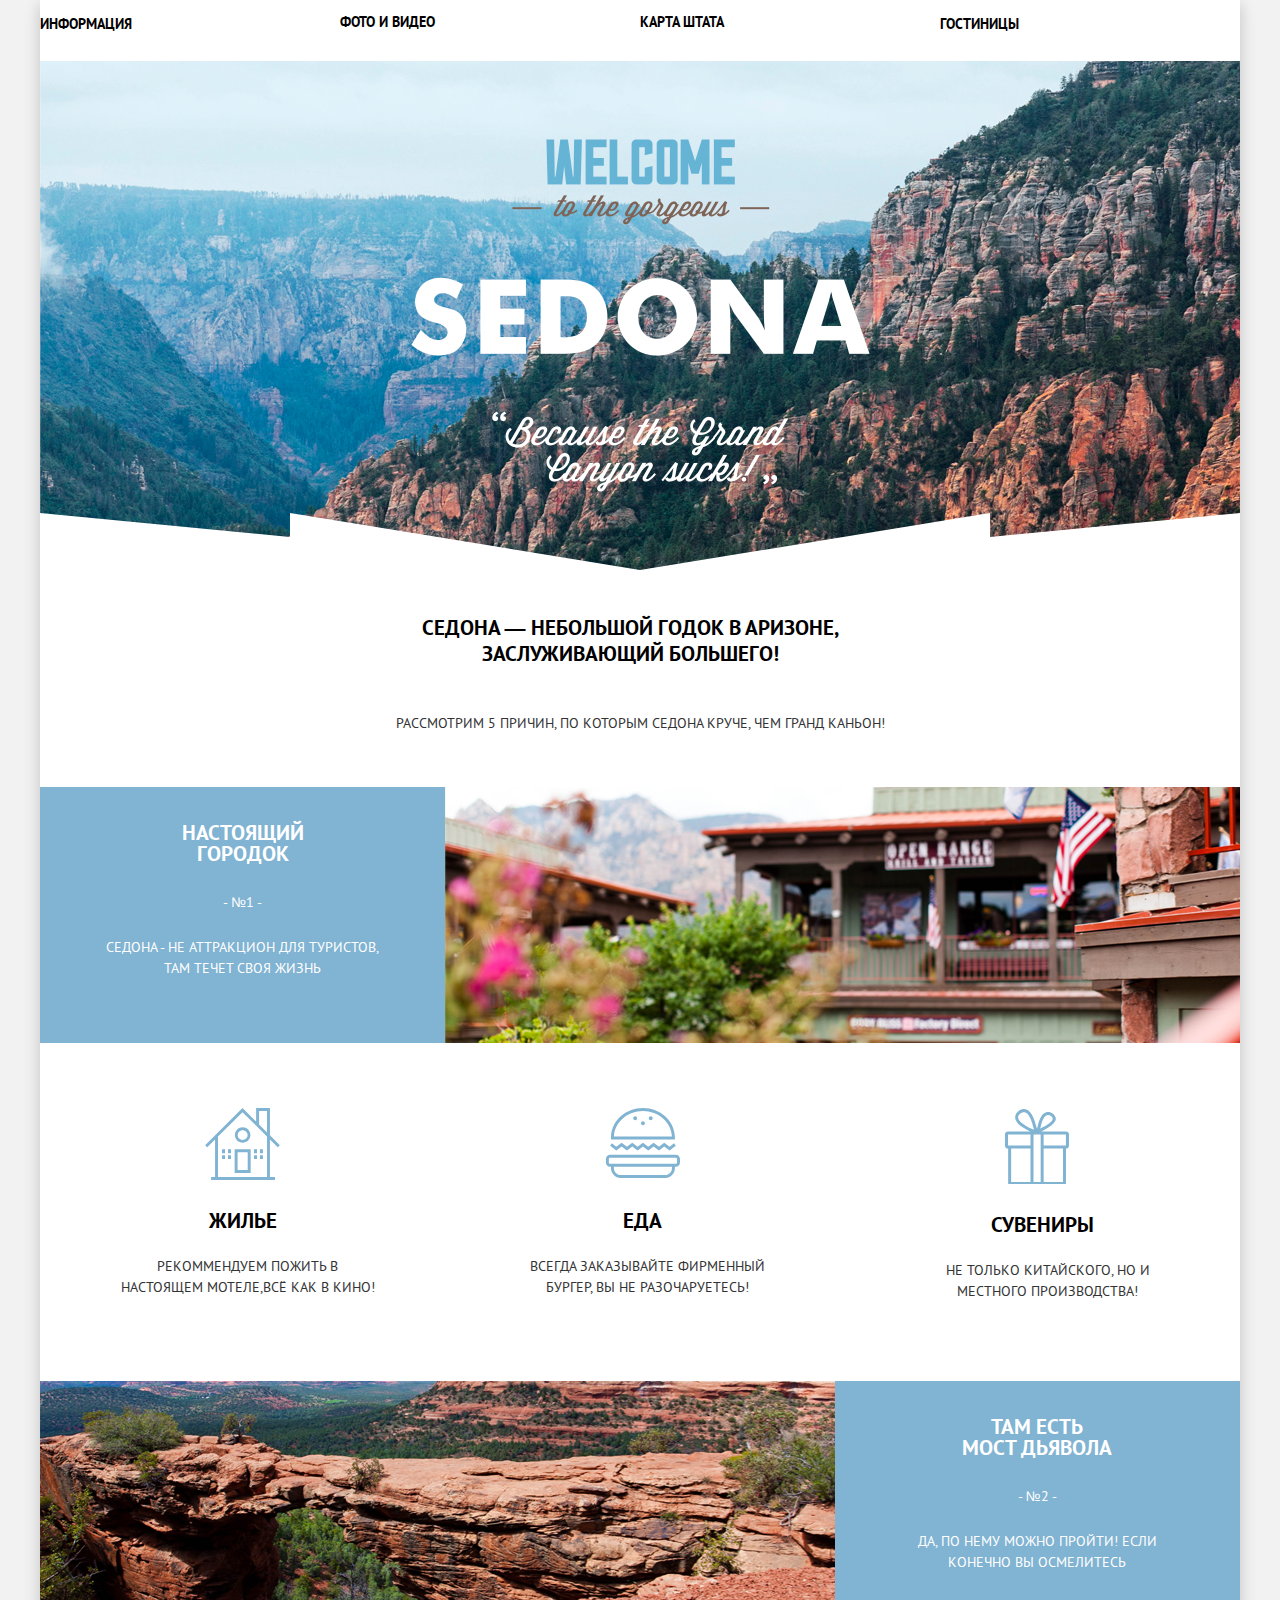
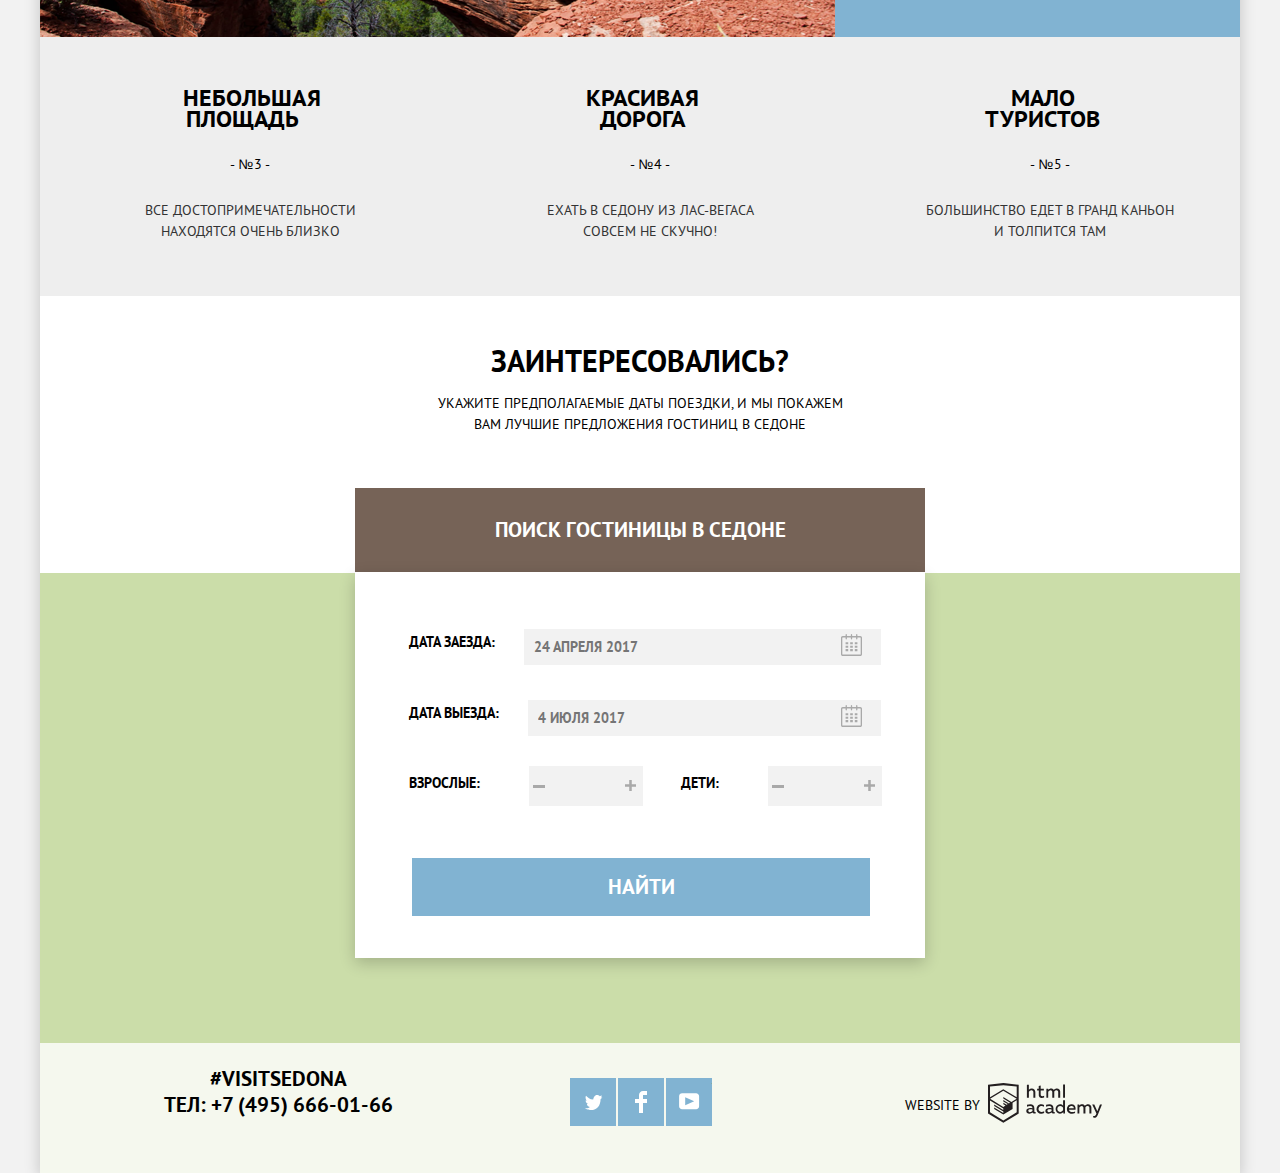
<file: index.html>
<!DOCTYPE html>
<html class="page" lang="ru">

<head>
  <meta charset="utf-8">
  <title>HTML Academy:Седона</title>
  <link rel="stylesheet" type="text/css" href="./css/normalize.css">
  <link rel="stylesheet" type="text/css" href="./css/style.css">
</head>

<body class="page_body">
  <header>
    <div class="site_navigation">
      <nav class="navigation">
        <a href="#" class="navigation_align_left">Информация</a>
        <a href="#" class="navigation_align_left">Фото и видео</a>
        <a href="#" class="navigation_align_right">Карта штата</a>
        <a href="searchforhotels.html" class="navigation_align_right">Гостиницы</a>
      </nav>
    <a href="index.html" class="logo"><img class="logo" src="./img/logo_sedona.svg" width="138" height="70" alt="На главную"></a>
    </div>
    <div class="header_index">
    </div>

  </header>
  <main>

    <section>
      <h1 class="title">Седона — небольшой годок в Аризоне,
        заслуживающий большего!</h1>
      <h2 class="invitation_title">Рассмотрим 5 причин, по которым Седона круче, чем Гранд Каньон!</h2>
    </section>
    <section class="main_reason_block_first">
      <div class="reason-text reason_blue">
        <h1 class="main_reason_title">Настоящий городок</h1>
        <p class="main_reason_number">- №1 -</p>
        <p class="main_reason_text">Седона - не аттракцион для туристов, там течет своя жизнь</p>
      </div>
      <div class="first_main_reason_picture"> </div>
    </section>
    <section class="advice">
      <div class="reason_housing_wrapper">
        <a href="#" class="reason">
          <h3 class="reason_housing">Жилье</h3>
        </a>
        <p class="reason_text">Рекоммендуем пожить в настоящем мотеле,всё как в кино!</p>
      </div>
      <div class="reason_food_wrapper">
        <a href="#" class="reason">
          <h3 class="reason_food">Еда</h3>
        </a>
        <p class="reason_text">Всегда заказывайте фирменный бургер, вы не разочаруетесь!</p>
      </div>
      <div class="reason_souvenirs_wrapper">
        <a href="#" class="reason">
          <h3 class="reason_souvenirs">Сувениры</h3>
        </a>
        <p class="reason_text">Не только китайского, но и местного производства!</p>
      </div>
    </section>
    <section class="main_reason_block_second">
      <div class="second_main_reason_picture"></div>
      <div class="reason-text reason_blue">
        <h1 class="main_reason_title">Там есть мост дьявола</h1>
        <p class="main_reason_number">- №2 -</p>
        <p class="main_reason_text">Да, по нему можно пройти! Если конечно Вы осмелитесь</p>
      </div>
    </section>
    <section class="advice_block_second">
      <div class="reason">
        <h2 class="reason_title">Небольшая площадь</h2>
        <span class="reason_text_number">- №3 -</span>
        <p class="reason_text">Все достопримечательности находятся очень близко</p>
      </div>
      <div class="reason">
        <h2 class="reason_title">Красивая дорога</h2>
        <span class="reason_text_number">- №4 -</span>
        <p class="reason_text">Ехать в Седону из Лас-Вегаса совсем не скучно!</p>
      </div>
      <div class="reason">
        <h2 class="reason_title">Мало туристов</h2>
        <span class="reason_text_number">- №5 -</span>
        <p class="reason_text">Большинство едет в Гранд Каньон и толпится там</p>
      </div>


    </section>
    <section>
      <div class="question_block">
        <h1 class="question">ЗАИНТЕРЕСОВАЛИСЬ?</h1>
        <p class="search_info">Укажите предполагаемые даты поездки,
          и мы покажем Вам лучшие предложения гостиниц в Седоне</p>
      </div>
      <div class="application_form">
        <button class="button_search">Поиск гостиницы в Седоне</button>
        <form class="form" action="#" method="get" onsubmit="event.preventDefault(); checkOnValid();">
          <fieldset>
            <div class="fieldset">
              <label for="checkin" class="search_form_label">Дата заезда:</label>
              <input class="search_form_input field" type="text" id="checkin" name="date" placeholder="24 апреля 2017">
              <button class="visually_hidden calendar" type="button">выбрать дату</button>
            </div>
          </fieldset>
          <fieldset>
            <div class="fieldset">
              <label for="checkout" class="search_form_label">Дата выезда:</label>
              <input class="search_form_input field" type="text" id="checkout" name="date" placeholder="4 июля 2017">
              <button class="visually_hidden calendar" type="button">выбрать дату</button>
            </div>
          </fieldset>
          <div class="search_form_label_guest">
            <fieldset>
              <div class="fieldset">
                <label for="adult" class="search_form_label">Взрослые:</label>
                <input type="number" min="1" max="5" step="1" id="adult" name="adult" class="form_number field">
                <button class="visually_hidden button_minus" type="button">-</button>
                <button class="visually_hidden button_plus" type="button">+</button>
              </div>
            </fieldset>
            <fieldset>
              <div class="fieldset">
                <label for="children" class="search_form_label">Дети:</label>
                <input type="number" min="1" max="5" step="1" id="children" name="children" class="form_number field">
                <button class="visually_hidden button_minus" type="button">-</button>
                <button class="visually_hidden button_plus" type="button">+</button>
              </div>
            </fieldset>
          </div>
          <input class="search_hotel_location" type="submit" value="Найти">
        </form>

      </div>
      <div class="map">
        <iframe
          src="https://www.google.com/maps/embed?pb=!1m18!1m12!1m3!1d52385.13565767074!2d-111.8301579277037!3d34.854443815395705!2m3!1f0!2f0!3f0!3m2!1i1024!2i768!4f13.1!3m3!1m2!1s0x872da132f942b00d%3A0x5548c523fa6c8efd!2z0KHQtdC00L7QvdCwLCDQkNGA0LjQt9C-0L3QsCA4NjMzNiwg0KHQqNCQ!5e0!3m2!1sru!2sru!4v1591102063934!5m2!1sru!2sru"
          width="1200" height="594" allowfullscreen="" aria-hidden="false" tabindex="0"></iframe>
      </div>
    </section>
  </main>
  <footer class="footer_index">

    <ul class="contacts">
      <li> #VISITSEDONA</li>
      <li><a href="tel:+74956660166">тел: +7 (495) 666-01-66</a></li>
    </ul>
    <div class="footer_social">
      <a href="#" class=" visually_hidden twitter">Twitter</a>
      <a href="#" class=" visually_hidden facebook">Facebook</a>
      <a href="#" class=" visually_hidden youtube">Youtube</a>
    </div>
    <a href="https://htmlacademy.ru/intensive/htmlcss" class="logo_academy">
      Website by
      <div class="logo_academy_img"> </div>
    </a>

  </footer>
</body>

</html>
</file>
<file: css/style.css>
.visually_hidden {
  text-indent: 100%;
  white-space: nowrap;
  overflow: hidden;
  margin: -1px;
}

@font-face {
  font-family: 'PTSans';
  src: url('../fonts/ptsans.woff2') format('woff2'),
    url('../fonts/ptsans.woff') format('woff');
  font-weight: normal;
  font-style: normal;
}

@font-face {
  font-family: 'PTSans';
  src: url('../fonts/ptsansbold.woff2') format('woff2'),
    url('../fonts/ptsansbold.woff') format('woff');
  font-weight: bold;
  font-style: normal;
}

:root {
  --base_color: #000000;
  --reason_color: #333333;
  --main_reason: #ffffff;
  --rating: #666666;
  --brown: #766357;
  --brown_hover: #604e43;
  --brown_active: #503e33;
  --blue: #81b3d2;
  --blue_active: #5496bd;
  --blue_hover: #669ec0;
  --rate_text_background: #f2f2f2;
  --background_for_advice_block_second: #EEEEEE;
  --form_stroke_hover: #EBEBEB;
  --border_hotels: #e5e5e5;
  --map_background: #cbdda9;
  --range_toogle: #ababab;
  --range_toggle_hover: #1c4f80;
  --main_reason_block_second_background: #e4a58f;
}

.page {
  height: 100%;
  background-color: var(--rate_text_background);
}

.page_body {
  font-family: "PTSans", Arial, sans-serif;
  line-height: 21px;
  text-transform: uppercase;
  background-color: var(--main_reason);
  box-shadow: 0px 5px 15px rgba(0, 1, 1, 0.2);
}

.page_body {
  width: 1200px;
  margin: 0 auto;
  min-height: 100%;
  display: grid;
  grid-template-rows: min-content 1fr min-content;
  align-content: center;
}

.main {
  padding-left: 50px;
  padding-right: 50px;
}

.header_index {
  display: flex;
  flex-direction: column;
  align-items: center;
}

a {
  text-decoration: none;
  color: var(--base_color);
}

.site_navigation {
  display: flex;
}

.navigation a {
  width: 100%;
  font-weight: bold;
  font-size: 14px;
  line-height: 26px;
  min-height: 50px;
}

.navigation_align_left {
  display: flex;
  flex-grow: 1;
  text-align: left;
}

.navigation_align_right {
  display: flex;
  flex-grow: 1;
  text-align: right;
}

.navigation_align_left:first-child {

  padding-top: 4px;
}

.navigation_align_left:last-child {
  padding-top: 4px;

}
.navigation_align_right:first-child {
padding-top: 4px;

}
.navigation_align_right:last-child  {
  padding-top: 4px;
}

.logo {
  position: absolute;
  left: 45%;
}

.navigation a:hover {
  color: var(--blue);
  cursor: pointer;
}

.navigation a:active {
  color: var(--base_color);
  opacity: 0.3;
}

.navigation a:focus {
  color: var(--brown);
}

.navigation {
  display: flex;
  margin-top: 7px;
  align-items: center;
  width: 100%;
}

.header_index {
  background-color: var(--main_reason);
}

.header_index {
  background-image: url("../img/backdrop_index.jpg");
  background-color: var(--blue);
  background-repeat: no-repeat;
  background-size: inherit;
  width: 100%;
  height: 509px;
}

.header_index::after {
  background: url("../img/white_arrows.svg");
  content: "";
  display: block;
  width: 100%;
  height: 280px;
  margin-top: 452px;
}

.title {
  font-weight: bold;
  font-size: 21px;
  line-height: 26px;
  text-align: center;
  width: 470px;
  padding-bottom: 28px;
  padding-right: 20px;
  margin: 45px auto 15px;
  width: 420px;
}

.invitation_title {
  font-size: 14px;
  line-height: 26px;
  font-weight: 100;
  color: var(--reason_color);
  text-align: center;
  margin-bottom: 51px;
}

.reason-text {
  font-size: 14px;
  line-height: 21px;
  color: var(--main_reason);
}

.reason_blue {
  width: 34%;
  height: 256px;
  background-color: var(--blue);
  ;
  color: var(--main_reason);
  font-size: 14px;
  line-height: 18px;
  text-align: center;
  margin: 0;
}

.main_reason_title {
  font-size: 21px;
  line-height: 21px;
  width: 150px;
  margin: 0 auto;
  text-align: center;
  padding-top: 35px;
}

.main_reason_block_first {
  display: flex;
}

.main_reason_block_second {
  display: flex;
  padding-top: 15px;
}

.main_reason_number {
  font-size: 14px;
  line-height: 21px;
  font-weight: 100;
  color: var(--main_reason);
  padding-top: 14px;
}

.first_main_reason_picture {
  background-image: url("../img/mnrn1.jpg");
  background-color: var(--map_background);
  width: 800px;
  height: 256px;
}

.second_main_reason_picture {
  background-image: url("../img/mnrn2.jpg");
  background-color: var(--main_reason_block_second_background);
  width: 800px;
  height: 256px;
}

.main_reason_text {
  font-size: 14px;
  line-height: 21px;
  font-weight: 100;
  width: 301px;
  width: 301px;
  margin: 0 auto;
  color: var(--main_reason);
  padding-top: 10px;
}

.reason {
  display: block;
  text-align: center;
  margin-top: 50px;
  padding-left: 5px;
}

.reason_title {
  margin: 0 auto;
  width: 119px;
}

.reason_text {
  font-size: 14px;
  line-height: 21px;
  font-weight: 100;
  color: var(--reason_color);
  text-align: center;
  width: 258px;
  margin-top: 25px;
  margin-left: 15px;
}

.reason_text_number {
  text-align: center;
  margin-left: 15px;
  font-size: 14px;
  margin-top: 25px;
  display: block;
  font-weight: 100;
}

.reason_housing::before {
  background: url("../img/housing.svg") no-repeat 50% 0;
  content: "";
  display: block;
  margin: 0 auto 30px;
  width: 75px;
  height: 72px;
}

.reason_housing:hover {
  color: var(--blue);
  cursor: pointer;
}

.reason_food:hover {
  color: var(--blue);
  cursor: pointer;
}

.reason_souvenirs:hover {
  color: var(--blue);
  cursor: pointer;
}

.reason_food::before {
  content: "";
  display: block;
  margin: 0 auto 30px;
  width: 75px;
  height: 72px;
  background: url("../img/meal.svg") no-repeat 0 0;
}

.reason_souvenirs::before {
  content: "";
  display: block;
  margin: 0 auto 30px;
  width: 75px;
  height: 76px;
  background: url("../img/souvenirs.svg") no-repeat 0 0;
}

.advice {
  display: flex;
  justify-content: space-around;
  margin-top: 15px;
  margin-bottom: 50px;
}

.advice h3 {
  font-size: 21px;
  text-align: center;
}

.advice p {
  font-size: 14px;
  line-height: 21px;
  color: var(--reason_color);
  text-align: center;
  text-transform: uppercase;
}

.advice_block_second {
  display: flex;
  justify-content: space-around;
  background-color: var(--background_for_advice_block_second);
  padding-bottom: 40px;
}

.question_block {
  text-align: center;
  margin: 53px 0;
}

.question {
  font-weight: bold;
  font-size: 30px;
  line-height: 24px;
  text-align: center;
}

.form {
  font-size: 14px;
  line-height: 26px;
  color: var(--base_color);
  border: 0px;
  border-color: transparent;
  position: relative;
  background-color: var(--main_reason);
  padding: 42px;
  animation: 0.5s fadeOut;
  animation-fill-mode: forwards;
  box-shadow: 0px 5px 15px rgba(0, 1, 1, 0.2);
}

.form_hidden {
  animation: 0.5s fadeIn;
  animation-fill-mode: forwards;
}

@keyframes fadeIn {
  0% {
    opacity: : 1;
  }

  20% {
    opacity: 0.8
  }

  40% {
    opacity: 0.6
  }

  60% {
    opacity: 0.4
  }

  80% {
    opacity: 0.2
  }

  100% {
    opacity: 0
  }
}

@keyframes fadeOut {
  0% {
    opacity: : 0;
  }

  20% {
    opacity: 0.2
  }

  40% {
    opacity: 0.4
  }

  60% {
    opacity: 0.6
  }

  80% {
    opacity: 0.8
  }

  100% {
    opacity: 1
  }
}

.map {
  margin-top: -385px;
  min-height: 600px;
  background-color: var(--map_background);
}

iframe {
  vertical-align: middle;
  border: 0;
}

.application_form {
  width: 570px;
  margin: 0 auto;
  font-weight: bold;
}

.search_info {
  font-size: 14px;
  line-height: 21px;
  text-align: center;
  font-weight: 100;
  margin-top: 35px;
  width: 435px;
  margin: 0 auto;
  margin-bottom: 50px;
}

.button_search {
  display: block;
  width: 100%;
  text-align: center;
  color: var(--main_reason);
  background-color: var(--brown);
  border: none;
  padding: 30px 10px;
  font-size: 21px;
  text-transform: uppercase;
  font-weight: bold;
}

.button_search:hover {
  background-color: var(--brown_hover);
  cursor: pointer;
}

.button_search:active {
  background-color: var(--brown_active);
  color: var(--main_reason);
  outline: none;
}

.button_search:focus {
  background-color: var(--brown_active);
  color: var(--main_reason);
}

.search_hotel_location {
  display: block;
  padding: 12px;
  text-align: center;
  color: var(--main_reason);
  text-transform: uppercase;
  background-color: var(--blue);
  border: none;
  font-size: 21px;
  line-height: 26px;
  width: 458px;
  height: 58px;
  margin: 0 auto;
  opacity: 1;
  backface-visibility: hidden;
  margin-top: 32px;
  margin-left: 15px;
  font-weight: bold;
}

.search_hotel_location:hover {
  background-color: var(--blue_hover);
  cursor: pointer;
}

.search_hotel_location:focus {
  background-color: var(--blue_active);
}

.search_hotel_location:active {
  opacity: 0.5;
  background-color: var(--blue_active);
}

.search_form_input {
  padding: 10px;
  margin-top: 5px;
  background-color: var(--rate_text_background);
  border: none;
  outline: none;
  font-weight: bold;
  text-transform: uppercase;
  flex-grow: 1;
}

.search_form_input:hover {
  background-color: var(--form_stroke_hover);
  cursor: pointer;
}

.search_form_input:focus {
  background-color: var(--main_reason);
  border: 2px solid var(--border_hotels);
  padding: 8px;
}

.calendar {
  z-index: 2;
  background: url("../img/calendar.svg");
  background-repeat: no-repeat;
  position: relative;
  width: 23px;
  height: 23px;
  padding: 0;
  border: none;
  cursor: pointer;
  position: absolute;
  right: 18px;
}

.calendar:hover {
  background: url("../img/calendar_hover.svg");
  background-repeat: no-repeat;
  cursor: pointer;
}

.calendar:active {
  background: url("../img/calendar_active.svg");
  background-repeat: no-repeat;
  cursor: pointer;
}

.form_number {
  background-color: var(--rate_text_background);
  height: 38px;
  margin-right: 20px;
  margin-left: 20px;
  width: 64px;
  height: 38px;
  border: none;
  text-align: center;
  padding-left: 25px;
  padding-right: 25px;
}

.form_number ::-webkit-outer-spin-button,
.form_number::-webkit-inner-spin-button {
  display: none;
  -webkit-appearance: none;
  margin: 0;
}

.form_number:hover {
  background-color: var(--form_stroke_hover);
  cursor: pointer;
}

.form_number:focus {
  background-color: var(--main_reason);
  outline: none;
}

.button_minus {
  background: url("../img/minus.svg");
  background-repeat: no-repeat;
  position: relative;
  margin: 5px;
  width: 12px;
  height: 3px;
  border: none;
  cursor: pointer;
  margin-left: -130px;
}

.button_minus:hover {
  background: url("../img/minus_hover.svg");
  cursor: pointer;
}

.button_minus:active {
  background: url("../img/minus_active.svg");
  cursor: pointer;
}

.button_plus {
  background: url("../img/plus.svg");
  background-repeat: no-repeat;
  position: relative;
  padding: 0px;
  margin: 5px;
  width: 12px;
  height: 12px;
  border: none;
  cursor: pointer;
  margin-left: 75px;
}

.button_plus:hover {
  background: url("../img/plus_hover.svg");
  cursor: pointer;
  background-repeat: no-repeat;
}

.button_plus:active {
  background: url("../img/plus_active.svg");
  cursor: pointer;
  background-repeat: no-repeat;
}

.search_form_label_guest {
  display: flex;
  justify-content: space-between;
  align-items: center;
}

.search_form_label {
  padding-right: 29px;
  padding-bottom: 6px;
  margin-left: 10px;
}

.footer_index {
  display: flex;
  justify-content: space-around;
  position: relative;
  margin-top: -130px;
  font-weight: bold;
  background-color: rgba(255, 255, 255, 0.8);
}

.footer {
  display: flex;
  justify-content: space-around;
}

.footer_inner {
  display: flex;
  justify-content: space-around;
  background-color: var(--main_reason);
  font-weight: bold;
}

.contacts {
  list-style: none;
  font-size: 21px;
  line-height: 26px;
  display: block;
  justify-content: center;
  text-align: center;
  margin-left: -5px;
  margin-top: 23px;
}

.footer_social {
  display: block;
  justify-content: center;
  margin-top: 36px;
  margin-right: 16px;
}

.twitter {
  display: inline-block;
  vertical-align: middle;
  background: url("../img/twitter.svg");
  background-repeat: no-repeat;
  width: 46px;
  height: 48px;
}

.twitter:hover {
  background: url("../img/twitter_hover.svg");
}

.twitter:active {
  background: url("../img/twitter_active.svg");
}

.facebook {
  display: inline-block;
  vertical-align: middle;
  background: url("../img/fb.svg");
  background-repeat: no-repeat;
  width: 46px;
  height: 48px;
}

.facebook:hover {
  background: url("../img/facebook_hover.svg");
}

.facebook:active {
  background: url("../img/facebook_active.svg");
}

.youtube {
  display: inline-block;
  vertical-align: middle;
  background: url("../img/youtube.svg");
  background-repeat: no-repeat;
  width: 46px;
  height: 48px;
}

.youtube:hover {
  background: url("../img/youtube_hover.svg");
}

.youtube:active {
  background: url("../img/youtube_active.svg");
}

.logo_academy {
  display: block;
  justify-content: center;
  font-size: 14px;
  line-height: 26px;
  font-weight: 100;
  display: flex;
  margin-top: 49px;
  margin-right: 48px;
}

.logo_academy_img {
  background-image: url("../img/logo.svg");
  background-repeat: no-repeat;
  width: 115px;
  height: 41px;
  margin-left: 8px;
  margin-top: -10px;
}

.logo_academy_img:hover {
  background: url("../img/logo_academy_hover.svg");
  background-repeat: no-repeat;
}

.logo_academy_img:active {
  background: url("../img/logo_academy_active.svg");
  background-repeat: no-repeat;
}

.filter::before {
  content: "";
  display: flex;
  flex-direction: column;
  align-items: center;
  background-image: url("../img/background_filter.png");
  background-repeat: no-repeat;
  width: 1200px;
  height: 217px;
}

.filter_form {
  display: flex;
  justify-content: space-between;
  width: 100%;
  margin-top: -212px;
  padding-left: 50px;
  padding-right: 50px;
}

.housing_params {
  display: flex;
  margin-top: 26px;
}

.filter_categories {
  display: flex;
  font-size: 16px;
  line-height: 21px;
  color: var(--main_reason);
  margin-bottom: 15px;
  margin-left: 5px;
  font-weight: bold;
}

/*------ FILTER-CATALOGUE --------*/
.filter_range {
  width: 320px;
  margin-top: 25px;
  /* для демо */
  margin-right: 120px;
  color: var(--main_reason);
  text-transform: uppercase;
}

.filter_range_title {
  margin-bottom: 9px;
  font-weight: 600;
  font-size: 16px;
  line-height: 21px;
}

.filter-range {
  margin-top: 3px;
  margin-right: 0px;
}

.price_controls input {
  height: 22px;
}

.price_controls {
  position: relative;
  height: 32px;
  margin-bottom: 20px;
  font-size: 0;
  border: 2px solid var(--main_reason);
  border-radius: 2px;
}

.price_controls::after {
  content: "";
  position: absolute;
  top: 50%;
  left: 50%;
  width: 2px;
  height: 22px;
  background: var(--main_reason);
  transform: translate(-50%, -50%);
}

.max-price input {
  margin-right: 15px;
}

.price_controls label {
  display: inline-block;
  font-size: 14px;
  line-height: 32px;
  vertical-align: top;
  cursor: pointer;
}

.price_controls .min_price,
.price_controls .max_price {
  width: 90px;
  padding-left: 60px;
}

.price_controls input {
  width: 50px;
  margin: 0;
  color: inherit;
  font: inherit;
  background: none;
  border: none;
}

.range_controls {
  position: relative;
  margin-bottom: 32px;
}

.range_controls .scale {
  height: 2px;
  background: rgba(255, 255, 255, 0.3);
}

.range_controls .bar {
  width: 150px;
  height: 2px;
  background: var(--main_reason);
}

.range_toggle {
  position: absolute;
  top: -9px;
  width: 4px;
  height: 4px;
  background: var(--range_toogle);
  border: 8px solid var(--main_reason);
  border-radius: 50%;
  box-shadow: 0 2px 1px 0 rgba(0, 1, 1, 0.2);
  cursor: pointer;
}

.range_toggle:hover {
  background: var(--range_toggle_hover);
  width: 5px;
  height: 5px;
  cursor: pointer;
}

.range_toggle_min {
  left: 0;
}

.range_toggle_max {
  left: 150px;
}

.btn_transparent {
  width: 137px;
  height: 37px;
  display: block;
  margin: 0 auto;
  margin-left: 85px;
  font-size: 13px;
  line-height: 19px;
  color: var(--main_reason);
  text-transform: uppercase;
  background: transparent;
  border: 2px solid var(--main_reason);
  border-radius: 2px;
  cursor: pointer;
}

.check {
  font-weight: 100;
  color: var(--main_reason);
  color: var(--main_reason);
  position: relative;
  padding-left: 10px;
  margin-bottom: 22px;
  font-size: 14px;
  line-height: 21px;
}

.checkbox {
  display: none;
  position: absolute;
}

.check::before {
  content: "";
  vertical-align: middle;
  display: inline-block;
  background: url("../img/checkbox_off.png");
  background-repeat: no-repeat;
  width: 27px;
  height: 23px;
  margin-right: 10px;
}

.infra {
  display: grid;
}

.infra input:checked+.check::before {
  background: url("../img/checkbox_on.png");
  background-repeat: no-repeat;
}

.housings_type input:checked+.check::before {
  background: url("../img/checkbox_on.png");
  background-repeat: no-repeat;
}

.infra input:checked:disabled+.check::before {
  content: "";
  background: url("../img/checkbox_disabled.png");
  background-repeat: no-repeat;
  width: 30px;
  height: 30px;
}

.btn_transparent {
  font: inherit;
  font-weight: 100;
  color: var(--main_reason);
  background: transparent;
  border: 2px solid;
  border-color: var(--main_reason);
  border-radius: 2px;
  cursor: pointer;
  width: 137px;
  height: 36px;
}

.housings_type {
  margin-left: 87px;
  display: grid;
}

.btn_transparent:hover {
  color: var(--base_color);
  background-color: var(--main_reason);
  cursor: pointer;
}

.sort {
  padding-top: 3px;
  font-size: 12px;
  line-height: 18px;
  font-weight: 100;
  display: flex;
  margin-top: 32px;
  flex-grow: 1;
  margin-left: 30px;
  justify-content: space-between;
}

.sort_title {
  font-size: 12px;
  margin-left: 15px;
}

.sort_option {
  border-bottom: 1px dotted var(--base_color);
  opacity: 0.3;
  text-decoration: none;
  font-size: 12px;
  line-height: 18px;
  margin-left: 35px;
  margin-bottom: auto;
}

.sort_option:hover {
  color: var(--blue);
  cursor: pointer;
  opacity: 1;
}

.sort_option:active {
  color: var(--base_color);
  border-bottom: none;
  opacity: 1;
}

.sort_option:focus {
  color: var(--blue);
  border-bottom: none;
  opacity: 1;
}

.sort_categories {
  display: flex;
}

.sort_arrows {
  display: flex;
}

.arrows_sort_up {
  background: url("../img/arrows_up.svg");
  width: 11px;
  height: 11px;
  background-repeat: no-repeat;
  margin-top: 5px;
}

.arrows_sort_up:hover {
  background: url("../img/arrows_up_hover.svg");
}

.arrows_sort_up:active {
  background: url("../img/arrows_up_active.svg");
}

.arrows_sort_up:focus {
  background: url("../img/arrows_up_active.svg");
  background-repeat: no-repeat;
}

.arrows_sort_down {
  background: url("../img/arrows_down.svg");
  width: 10px;
  height: 10px;
  background-repeat: no-repeat;
  margin-left: 10px;
  margin-top: 5px;
}

.arrows_sort_down:hover {
  background: url("../img/arrows_down_hover.svg");
  width: 10px;
  height: 10px;
  background-repeat: no-repeat;
  margin-left: 10px;
  margin-top: 5px;
}

.arrows_sort_down:active {
  background: url("../img/arrows_down_active.svg");
  width: 10px;
  height: 10px;
  background-repeat: no-repeat;
  margin-left: 10px;
  margin-top: 5px;
}

.arrows_sort_down:focus {
  background: url("../img/arrows_down_active.svg");
  background-repeat: no-repeat;
}

.catalogue_sort_list {
  display: flex;
  padding-left: 75px;
  padding-right: 75px;
}

.catalogue_sort_list>h2 {
  margin-top: 30px;
  font-size: 21px;
  padding-bottom: 18px;
}

fieldset {
  border: none;
}

.fieldset {
  display: flex;
  justify-content: space-between;
  align-items: center;
  margin-bottom: 20px;
  padding-top: 10px;
  position: relative;
}

.hotels {
  font-size: 14px;
  line-height: 21px;
  color: var(--base_color);
}

.hotels .title_hotel {
  font-size: 21px;
  line-height: 26px;
}

.title_hotel:hover {
  color: var(--blue);
}

.title_hotel:active {
  color: var(--base_color);
  opacity: 0.3;
}

.rating {
  font-size: 14px;
  line-height: 21px;
  color: var(--rating);
  font-weight: 100;
}

.hotels .hotels_type {
  color: var(--reason_color);
  font-size: 14px;
  line-height: 21px;
  font-weight: 100;
  padding-left: 2px;
  margin: 0 auto;
}

.hotels_type {
  display: inline-block;
  vertical-align: middle;
  width: 110px;
}

.hotel_rate_text {
  text-align: center;
  color: var(--rating);
  background-color: var(--rate_text_background);
  padding: 3px 13px;
  font-weight: 100;
}

.hotel_rate {
  display: flex;
  flex-grow: 1;
  flex-direction: column;
  align-items: flex-end;
}

.icon_stars {
  display: flex;
  width: 100px;
  margin-top: -60px;
  margin-bottom: 45px;
  list-style: none;
  flex-direction: row-reverse;
}

.range_stars {
  background: url("../img/star.svg");
  background-repeat: no-repeat;
  width: 20px;
  height: 20px;
}

.hotels>a {
  color: var(--main_reason);
}

section .hotel {
  display: flex;
  border-bottom: 1px solid var(--border_hotels);
  padding-left: 75px;
  padding-right: 75px;
}

.hotel_img {
  margin: 30px 30px 30px 0;
}

.hotel_info {
  flex-grow: 1;
  margin-top: 10px;
  m
}

.hotels_type_block {
  margin-top: -10px;
  margin-bottom: 10px;
}

.hotel_type .hotels_type_block {
  display: flex;
  justify-content: space-between;
}

.hotel_action {
  display: flex;
  align-items: flex-start;
  font-weight: bold;
}

.hotel_action .hotel_rate_text {
  display: flex;
}

.button_blue {
  font: inherit;
  color: var(--main_reason);
  background: var(--blue);
  cursor: pointer;
  width: 110px;
  text-align: center;
  margin-right: 6px;
  padding-top: 5px;
  padding-bottom: 5px
}

.button_blue:hover {
  background-color: var(--blue_hover);
  cursor: pointer;
}

.button_blue:active {
  background-color: var(--blue_active);
  color: 0.3;
}

.button_brown {
  font: inherit;
  color: var(--main_reason);
  background: var(--brown);
  cursor: pointer;
  width: 110px;
  text-align: center;
  margin-right: 6px;
  padding: 5px 15px 5px 15px;
}

.button_brown:hover {
  background-color: var(--brown_hover);
  cursor: pointer;
}

.button_brown:active {
  background-color: var(--brown_active);
  color: var(--main_reason);
}

img {
  max-width: 100%;
  height: auto;
}
</file>
